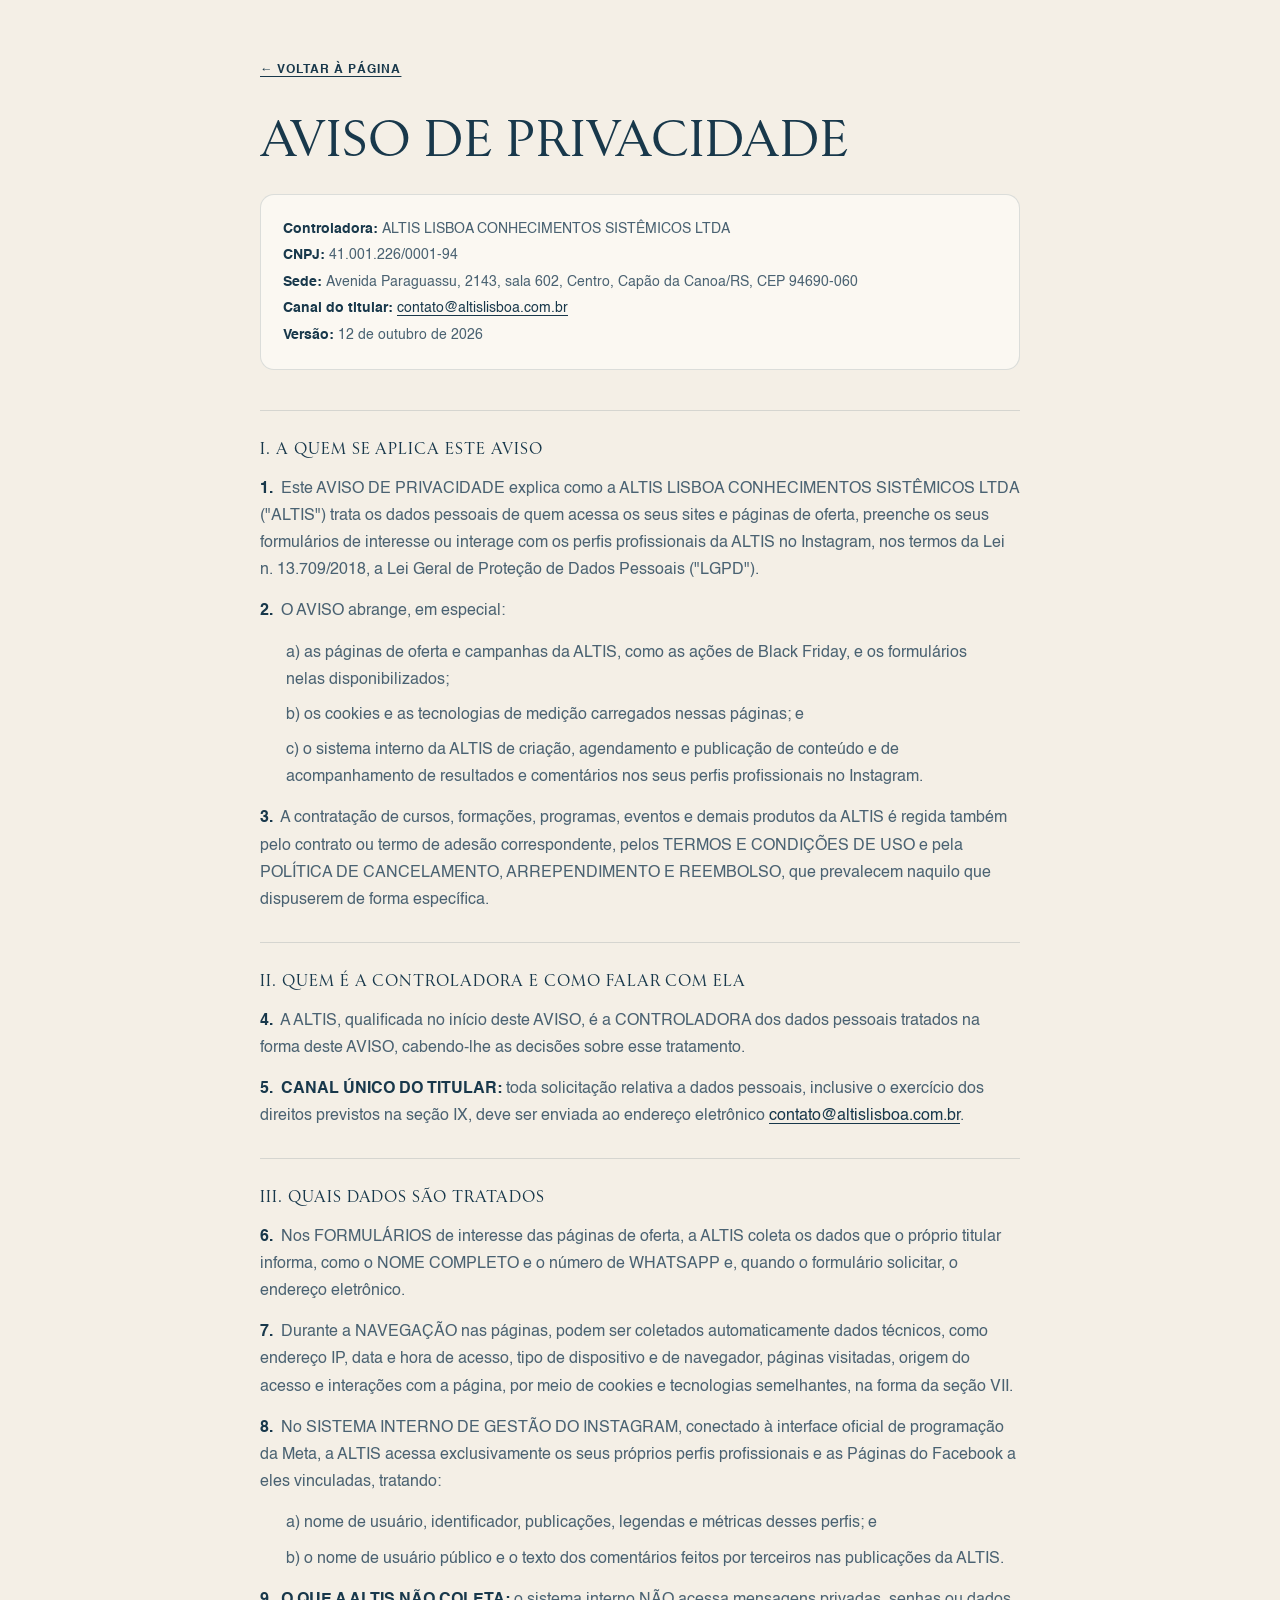
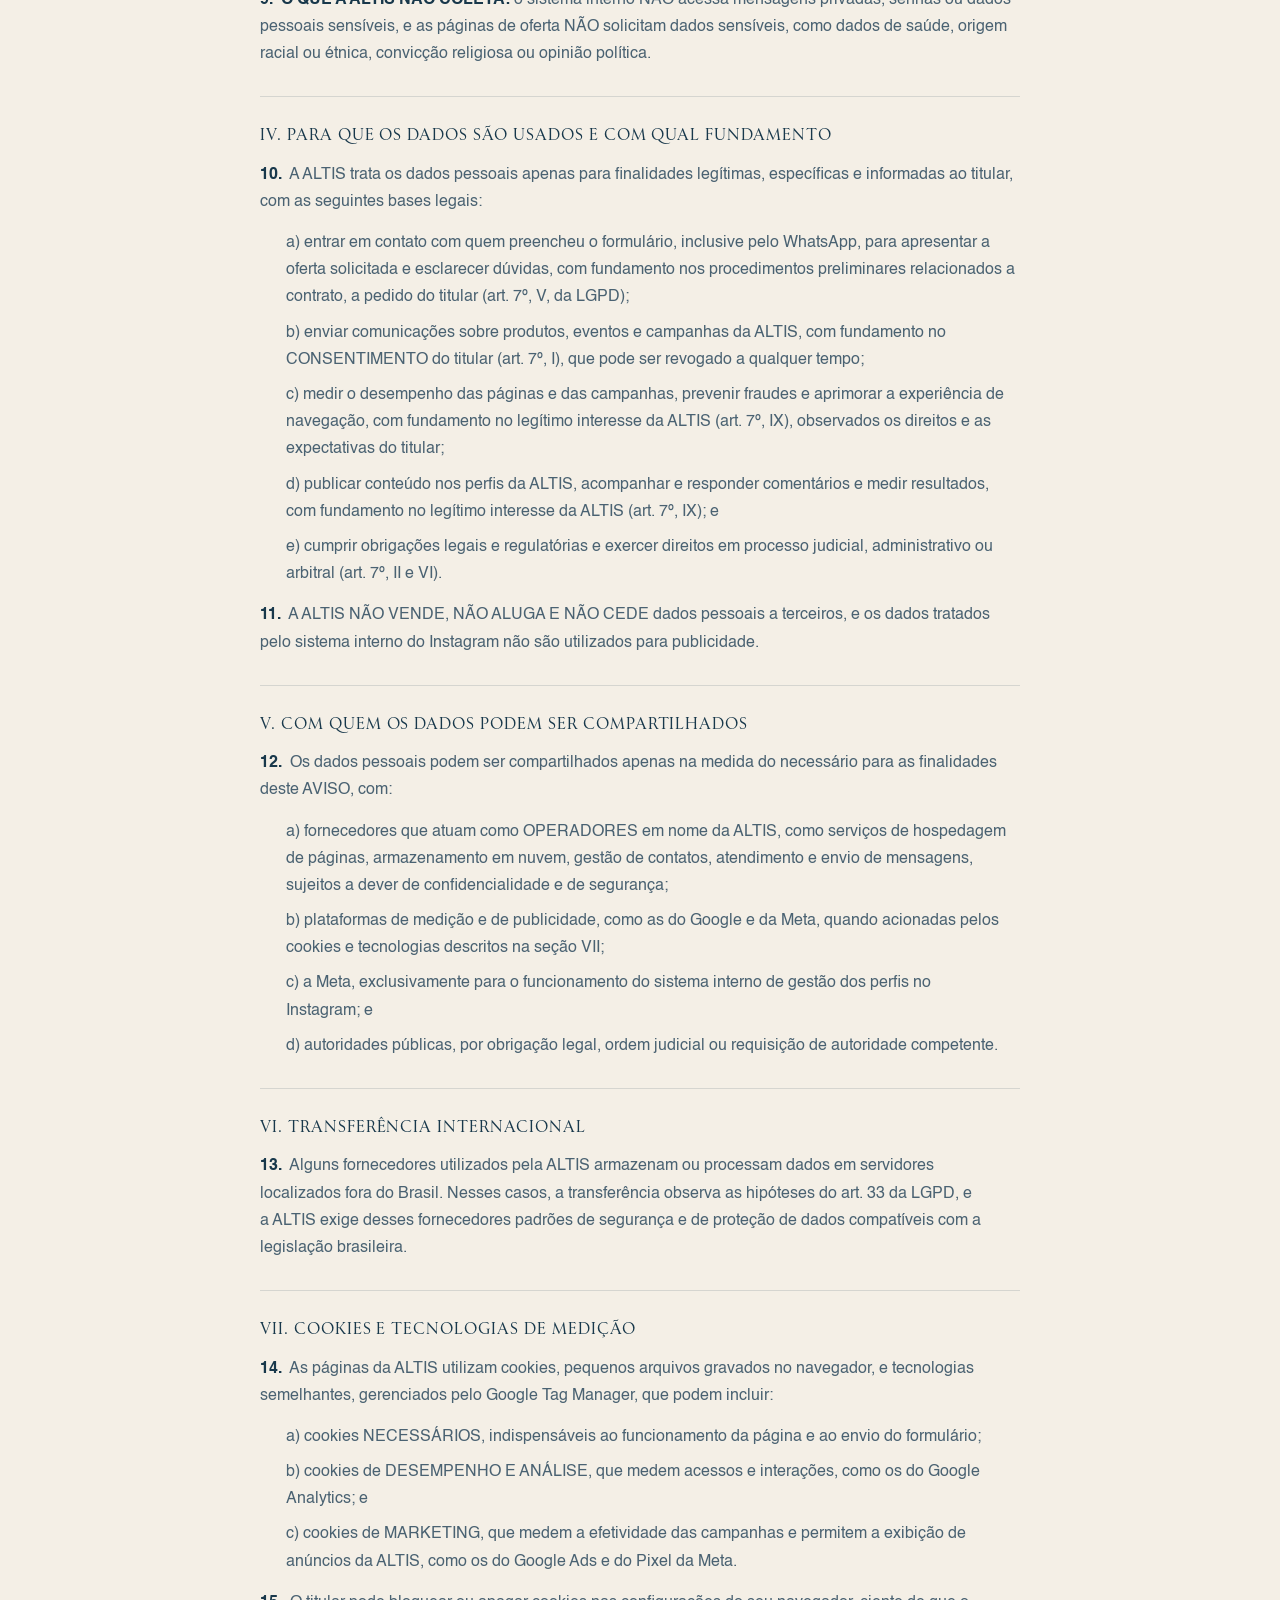
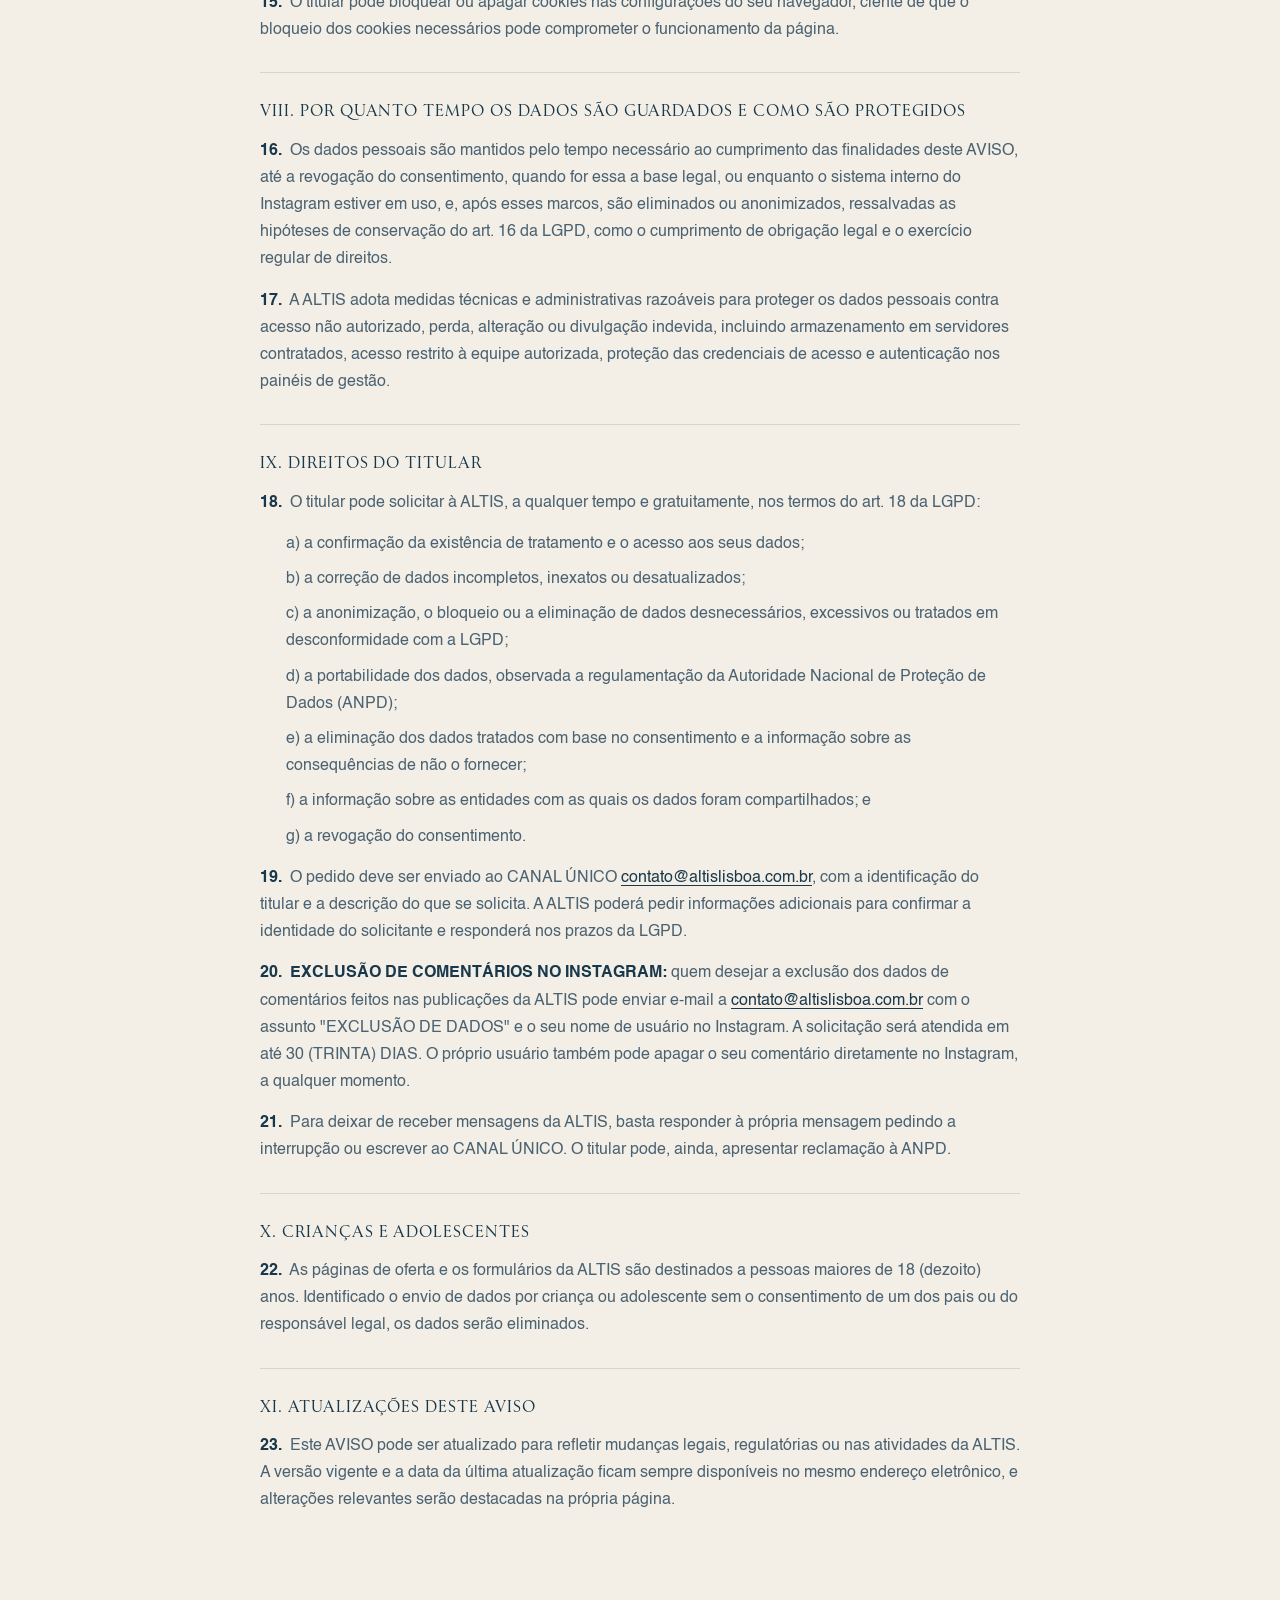
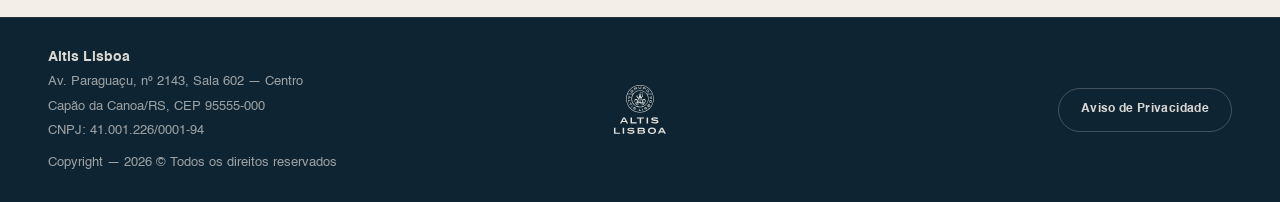
<file: aviso-de-privacidade.html>
<!DOCTYPE html>
<html lang="pt-BR">
<head>
<!-- Google Tag Manager -->
<script>(function(w,d,s,l,i){w[l]=w[l]||[];w[l].push({'gtm.start':
new Date().getTime(),event:'gtm.js'});var f=d.getElementsByTagName(s)[0],
j=d.createElement(s),dl=l!='dataLayer'?'&l='+l:'';j.async=true;j.src=
'https://www.googletagmanager.com/gtm.js?id='+i+dl;f.parentNode.insertBefore(j,f);
})(window,document,'script','dataLayer','GTM-KM5KGJJ');</script>
<!-- End Google Tag Manager -->
<meta charset="UTF-8">
<meta name="viewport" content="width=device-width, initial-scale=1, viewport-fit=cover">
<title>Aviso de Privacidade | Altis Lisboa</title>
<meta name="description" content="Aviso de Privacidade da ALTIS LISBOA CONHECIMENTOS SISTÊMICOS LTDA: como tratamos os dados pessoais de quem acessa as nossas páginas, preenche formulários ou interage com os nossos perfis no Instagram (LGPD).">
<meta name="robots" content="noindex, follow">
<meta name="theme-color" content="#F4EFE6">
<link rel="icon" href="assets/favicon.svg" type="image/svg+xml">
<link rel="icon" href="assets/favicon.ico" sizes="any">
<link rel="apple-touch-icon" href="assets/apple-touch-icon-180.png">
<link rel="preload" href="assets/fonts/RizomaM-Regular.woff2" as="font" type="font/woff2" crossorigin>
<link rel="stylesheet" href="styles.css">
<style>
/* Página legal: reaproveita tokens, fontes e rodapé de styles.css */
.legal-page { padding: 48px var(--gutter) 88px; }
.legal { max-width: 760px; margin: 0 auto; color: var(--ink-2); font-size: 1rem; line-height: 1.7; }
.legal__back { display: inline-flex; align-items: center; min-height: 44px; margin-bottom: 24px; color: var(--navy); font-size: .78rem; font-weight: 700; letter-spacing: .08em; text-transform: uppercase; text-decoration: none; }
.legal__back:hover { text-decoration: underline; }
.legal__title { margin: 0 0 24px; color: var(--navy); font-family: var(--font-title); text-transform: uppercase; letter-spacing: .02em; font-size: clamp(2.2rem, 7vw, 3.2rem); line-height: 1.05; }
.legal__meta { margin: 0 0 40px; padding: 20px 22px; border: 1px solid var(--line); background: var(--paper); border-radius: 14px; font-size: .9rem; }
.legal__meta div { margin: 2px 0; }
.legal__meta dt { display: inline; color: var(--navy); font-weight: 700; }
.legal__meta dd { display: inline; margin: 0; }
.legal section { padding-top: 28px; border-top: 1px solid var(--line); margin-top: 28px; }
.legal h2 { margin: 0 0 14px; color: var(--navy); font-family: var(--font-title); font-size: 1rem; letter-spacing: .06em; text-transform: uppercase; line-height: 1.4; }
.legal p { margin: 0 0 14px; }
.legal ul { list-style: none; margin: 0 0 14px; padding-left: 1.6em; }
.legal li { margin: 0 0 8px; }
.legal strong { color: var(--navy); }
.legal .n { color: var(--navy); font-weight: 700; margin-right: .25em; }
.legal a { color: var(--navy); text-decoration: underline; text-underline-offset: 3px; word-break: break-word; }
</style>
</head>
<body>
<!-- Google Tag Manager (noscript) -->
<noscript><iframe src="https://www.googletagmanager.com/ns.html?id=GTM-KM5KGJJ"
height="0" width="0" style="display:none;visibility:hidden"></iframe></noscript>
<!-- End Google Tag Manager (noscript) -->

<a class="skip-link" href="#conteudo">Pular para o conteúdo</a>

<main class="legal-page" id="conteudo">
<div class="legal"><a class="legal__back" href="./">&larr; Voltar à página</a></div>
<article class="legal" aria-labelledby="legalTitle">
  <header class="legal__head">
    <h1 class="legal__title" id="legalTitle">Aviso de Privacidade</h1>
    <dl class="legal__meta">
      <div><dt>Controladora:</dt> <dd>ALTIS LISBOA CONHECIMENTOS SISTÊMICOS LTDA</dd></div>
      <div><dt>CNPJ:</dt> <dd>41.001.226/0001-94</dd></div>
      <div><dt>Sede:</dt> <dd>Avenida Paraguassu, 2143, sala 602, Centro, Capão da Canoa/RS, CEP 94690-060</dd></div>
      <div><dt>Canal do titular:</dt> <dd><a href="mailto:contato@altislisboa.com.br">contato@altislisboa.com.br</a></dd></div>
      <div><dt>Versão:</dt> <dd>12 de outubro de 2026</dd></div>
    </dl>
  </header>

  <section>
    <h2>I. A quem se aplica este aviso</h2>
    <p><span class="n">1.</span> Este AVISO DE PRIVACIDADE explica como a ALTIS LISBOA CONHECIMENTOS SISTÊMICOS LTDA ("ALTIS") trata os dados pessoais de quem acessa os seus sites e páginas de oferta, preenche os seus formulários de interesse ou interage com os perfis profissionais da ALTIS no Instagram, nos termos da Lei n. 13.709/2018, a Lei Geral de Proteção de Dados Pessoais ("LGPD").</p>
    <p><span class="n">2.</span> O AVISO abrange, em especial:</p>
    <ul>
      <li>a) as páginas de oferta e campanhas da ALTIS, como as ações de Black Friday, e os formulários nelas disponibilizados;</li>
      <li>b) os cookies e as tecnologias de medição carregados nessas páginas; e</li>
      <li>c) o sistema interno da ALTIS de criação, agendamento e publicação de conteúdo e de acompanhamento de resultados e comentários nos seus perfis profissionais no Instagram.</li>
    </ul>
    <p><span class="n">3.</span> A contratação de cursos, formações, programas, eventos e demais produtos da ALTIS é regida também pelo contrato ou termo de adesão correspondente, pelos TERMOS E CONDIÇÕES DE USO e pela POLÍTICA DE CANCELAMENTO, ARREPENDIMENTO E REEMBOLSO, que prevalecem naquilo que dispuserem de forma específica.</p>
  </section>

  <section>
    <h2>II. Quem é a controladora e como falar com ela</h2>
    <p><span class="n">4.</span> A ALTIS, qualificada no início deste AVISO, é a CONTROLADORA dos dados pessoais tratados na forma deste AVISO, cabendo-lhe as decisões sobre esse tratamento.</p>
    <p><span class="n">5.</span> <strong>CANAL ÚNICO DO TITULAR:</strong> toda solicitação relativa a dados pessoais, inclusive o exercício dos direitos previstos na seção IX, deve ser enviada ao endereço eletrônico <a href="mailto:contato@altislisboa.com.br">contato@altislisboa.com.br</a>.</p>
  </section>

  <section>
    <h2>III. Quais dados são tratados</h2>
    <p><span class="n">6.</span> Nos FORMULÁRIOS de interesse das páginas de oferta, a ALTIS coleta os dados que o próprio titular informa, como o NOME COMPLETO e o número de WHATSAPP e, quando o formulário solicitar, o endereço eletrônico.</p>
    <p><span class="n">7.</span> Durante a NAVEGAÇÃO nas páginas, podem ser coletados automaticamente dados técnicos, como endereço IP, data e hora de acesso, tipo de dispositivo e de navegador, páginas visitadas, origem do acesso e interações com a página, por meio de cookies e tecnologias semelhantes, na forma da seção VII.</p>
    <p><span class="n">8.</span> No SISTEMA INTERNO DE GESTÃO DO INSTAGRAM, conectado à interface oficial de programação da Meta, a ALTIS acessa exclusivamente os seus próprios perfis profissionais e as Páginas do Facebook a eles vinculadas, tratando:</p>
    <ul>
      <li>a) nome de usuário, identificador, publicações, legendas e métricas desses perfis; e</li>
      <li>b) o nome de usuário público e o texto dos comentários feitos por terceiros nas publicações da ALTIS.</li>
    </ul>
    <p><span class="n">9.</span> <strong>O QUE A ALTIS NÃO COLETA:</strong> o sistema interno NÃO acessa mensagens privadas, senhas ou dados pessoais sensíveis, e as páginas de oferta NÃO solicitam dados sensíveis, como dados de saúde, origem racial ou étnica, convicção religiosa ou opinião política.</p>
  </section>

  <section>
    <h2>IV. Para que os dados são usados e com qual fundamento</h2>
    <p><span class="n">10.</span> A ALTIS trata os dados pessoais apenas para finalidades legítimas, específicas e informadas ao titular, com as seguintes bases legais:</p>
    <ul>
      <li>a) entrar em contato com quem preencheu o formulário, inclusive pelo WhatsApp, para apresentar a oferta solicitada e esclarecer dúvidas, com fundamento nos procedimentos preliminares relacionados a contrato, a pedido do titular (art. 7º, V, da LGPD);</li>
      <li>b) enviar comunicações sobre produtos, eventos e campanhas da ALTIS, com fundamento no CONSENTIMENTO do titular (art. 7º, I), que pode ser revogado a qualquer tempo;</li>
      <li>c) medir o desempenho das páginas e das campanhas, prevenir fraudes e aprimorar a experiência de navegação, com fundamento no legítimo interesse da ALTIS (art. 7º, IX), observados os direitos e as expectativas do titular;</li>
      <li>d) publicar conteúdo nos perfis da ALTIS, acompanhar e responder comentários e medir resultados, com fundamento no legítimo interesse da ALTIS (art. 7º, IX); e</li>
      <li>e) cumprir obrigações legais e regulatórias e exercer direitos em processo judicial, administrativo ou arbitral (art. 7º, II e VI).</li>
    </ul>
    <p><span class="n">11.</span> A ALTIS NÃO VENDE, NÃO ALUGA E NÃO CEDE dados pessoais a terceiros, e os dados tratados pelo sistema interno do Instagram não são utilizados para publicidade.</p>
  </section>

  <section>
    <h2>V. Com quem os dados podem ser compartilhados</h2>
    <p><span class="n">12.</span> Os dados pessoais podem ser compartilhados apenas na medida do necessário para as finalidades deste AVISO, com:</p>
    <ul>
      <li>a) fornecedores que atuam como OPERADORES em nome da ALTIS, como serviços de hospedagem de páginas, armazenamento em nuvem, gestão de contatos, atendimento e envio de mensagens, sujeitos a dever de confidencialidade e de segurança;</li>
      <li>b) plataformas de medição e de publicidade, como as do Google e da Meta, quando acionadas pelos cookies e tecnologias descritos na seção VII;</li>
      <li>c) a Meta, exclusivamente para o funcionamento do sistema interno de gestão dos perfis no Instagram; e</li>
      <li>d) autoridades públicas, por obrigação legal, ordem judicial ou requisição de autoridade competente.</li>
    </ul>
  </section>

  <section>
    <h2>VI. Transferência internacional</h2>
    <p><span class="n">13.</span> Alguns fornecedores utilizados pela ALTIS armazenam ou processam dados em servidores localizados fora do Brasil. Nesses casos, a transferência observa as hipóteses do art. 33 da LGPD, e a ALTIS exige desses fornecedores padrões de segurança e de proteção de dados compatíveis com a legislação brasileira.</p>
  </section>

  <section>
    <h2>VII. Cookies e tecnologias de medição</h2>
    <p><span class="n">14.</span> As páginas da ALTIS utilizam cookies, pequenos arquivos gravados no navegador, e tecnologias semelhantes, gerenciados pelo Google Tag Manager, que podem incluir:</p>
    <ul>
      <li>a) cookies NECESSÁRIOS, indispensáveis ao funcionamento da página e ao envio do formulário;</li>
      <li>b) cookies de DESEMPENHO E ANÁLISE, que medem acessos e interações, como os do Google Analytics; e</li>
      <li>c) cookies de MARKETING, que medem a efetividade das campanhas e permitem a exibição de anúncios da ALTIS, como os do Google Ads e do Pixel da Meta.</li>
    </ul>
    <p><span class="n">15.</span> O titular pode bloquear ou apagar cookies nas configurações do seu navegador, ciente de que o bloqueio dos cookies necessários pode comprometer o funcionamento da página.</p>
  </section>

  <section>
    <h2>VIII. Por quanto tempo os dados são guardados e como são protegidos</h2>
    <p><span class="n">16.</span> Os dados pessoais são mantidos pelo tempo necessário ao cumprimento das finalidades deste AVISO, até a revogação do consentimento, quando for essa a base legal, ou enquanto o sistema interno do Instagram estiver em uso, e, após esses marcos, são eliminados ou anonimizados, ressalvadas as hipóteses de conservação do art. 16 da LGPD, como o cumprimento de obrigação legal e o exercício regular de direitos.</p>
    <p><span class="n">17.</span> A ALTIS adota medidas técnicas e administrativas razoáveis para proteger os dados pessoais contra acesso não autorizado, perda, alteração ou divulgação indevida, incluindo armazenamento em servidores contratados, acesso restrito à equipe autorizada, proteção das credenciais de acesso e autenticação nos painéis de gestão.</p>
  </section>

  <section>
    <h2>IX. Direitos do titular</h2>
    <p><span class="n">18.</span> O titular pode solicitar à ALTIS, a qualquer tempo e gratuitamente, nos termos do art. 18 da LGPD:</p>
    <ul>
      <li>a) a confirmação da existência de tratamento e o acesso aos seus dados;</li>
      <li>b) a correção de dados incompletos, inexatos ou desatualizados;</li>
      <li>c) a anonimização, o bloqueio ou a eliminação de dados desnecessários, excessivos ou tratados em desconformidade com a LGPD;</li>
      <li>d) a portabilidade dos dados, observada a regulamentação da Autoridade Nacional de Proteção de Dados (ANPD);</li>
      <li>e) a eliminação dos dados tratados com base no consentimento e a informação sobre as consequências de não o fornecer;</li>
      <li>f) a informação sobre as entidades com as quais os dados foram compartilhados; e</li>
      <li>g) a revogação do consentimento.</li>
    </ul>
    <p><span class="n">19.</span> O pedido deve ser enviado ao CANAL ÚNICO <a href="mailto:contato@altislisboa.com.br">contato@altislisboa.com.br</a>, com a identificação do titular e a descrição do que se solicita. A ALTIS poderá pedir informações adicionais para confirmar a identidade do solicitante e responderá nos prazos da LGPD.</p>
    <p><span class="n">20.</span> <strong>EXCLUSÃO DE COMENTÁRIOS NO INSTAGRAM:</strong> quem desejar a exclusão dos dados de comentários feitos nas publicações da ALTIS pode enviar e-mail a <a href="mailto:contato@altislisboa.com.br?subject=EXCLUS%C3%83O%20DE%20DADOS">contato@altislisboa.com.br</a> com o assunto "EXCLUSÃO DE DADOS" e o seu nome de usuário no Instagram. A solicitação será atendida em até 30 (TRINTA) DIAS. O próprio usuário também pode apagar o seu comentário diretamente no Instagram, a qualquer momento.</p>
    <p><span class="n">21.</span> Para deixar de receber mensagens da ALTIS, basta responder à própria mensagem pedindo a interrupção ou escrever ao CANAL ÚNICO. O titular pode, ainda, apresentar reclamação à ANPD.</p>
  </section>

  <section>
    <h2>X. Crianças e adolescentes</h2>
    <p><span class="n">22.</span> As páginas de oferta e os formulários da ALTIS são destinados a pessoas maiores de 18 (dezoito) anos. Identificado o envio de dados por criança ou adolescente sem o consentimento de um dos pais ou do responsável legal, os dados serão eliminados.</p>
  </section>

  <section>
    <h2>XI. Atualizações deste aviso</h2>
    <p><span class="n">23.</span> Este AVISO pode ser atualizado para refletir mudanças legais, regulatórias ou nas atividades da ALTIS. A versão vigente e a data da última atualização ficam sempre disponíveis no mesmo endereço eletrônico, e alterações relevantes serão destacadas na própria página.</p>
  </section>
</article>
</main>

<footer class="site-footer">
  <div class="footer-company">
    <strong>Altis Lisboa</strong>
    <span>Av. Paraguaçu, nº 2143, Sala 602 — Centro</span>
    <span>Capão da Canoa/RS, CEP 95555-000</span>
    <span>CNPJ: 41.001.226/0001-94</span>
    <span class="footer-copyright">Copyright — <span id="footerYear">2026</span> © Todos os direitos reservados</span>
  </div>
  <div class="footer-logo">
    <img src="assets/img/logo-altis-vertical.svg" alt="Altis Lisboa" width="888" height="840" loading="lazy">
  </div>
  <a href="aviso-de-privacidade.html" class="footer-link" target="_blank" rel="noopener">Aviso de Privacidade</a>
</footer>
<script>document.getElementById('footerYear').textContent=String(new Date().getFullYear());</script>
</body>
</html>
</file>
<file: styles.css>
/* ==========================================================
   QuartaClass · Dr. Felipe Belanda · LP de inscrição (25/11/2026)
   Herda o sistema da LP "Neurodesenvolvimento Materno e Infantil"
   (lp-neurodesenvolvimento-infantil, somente leitura). Ver DESIGN.md.
   ========================================================== */

@font-face { font-family: "Rizoma"; src: url("assets/fonts/RizomaM-Regular.woff2") format("woff2"); font-weight: 400; font-style: normal; font-display: swap; }
@font-face { font-family: "Rizoma"; src: url("assets/fonts/RizomaM-Italic.woff2") format("woff2"); font-weight: 400; font-style: italic; font-display: swap; }
@font-face { font-family: "Helvetica ALTIS"; src: url("assets/fonts/Helvetica.woff2") format("woff2"); font-weight: 400; font-style: normal; font-display: swap; }
@font-face { font-family: "Helvetica ALTIS"; src: url("assets/fonts/Helvetica-Bold.woff2") format("woff2"); font-weight: 700; font-style: normal; font-display: swap; }

:root {
  --cream: #F4EFE6;
  --paper: #FBF8F2;
  --sand: #EAE3D6;
  --blue: #708C9B;
  --blue-ink: #546F7E;
  --blue-soft: #9FB4BF;
  --navy: #18384B;
  --navy-deep: #0F2433;
  --gold: #B99A60;
  --ink: #18384B;
  --ink-2: #4A6272;
  --line: rgba(24, 56, 75, .14);

  --font-title: "Rizoma", "Helvetica ALTIS", Georgia, serif;
  --font-body: "Helvetica ALTIS", "Helvetica Neue", Helvetica, Arial, sans-serif;

  --gutter: clamp(16px, 4vw, 48px);
  --maxw: 1240px;
  --radius: 22px;
  --radius-sm: 14px;
  --shadow: 0 24px 60px -28px rgba(24, 56, 75, .35);
  --header-h: 64px;

  --error: #A3271F;
  --error-on-dark: #F2B8B0;
  --field-h: 56px;
  --field-gap: 8px;
}
@media (max-width: 420px) { :root { --header-h: 56px; } }
@media (min-width: 860px) { :root { --header-h: 72px; --field-gap: 10px; } }

*, *::before, *::after { box-sizing: border-box; }
html { -webkit-text-size-adjust: 100%; scroll-behavior: smooth; }
body {
  margin: 0; background: var(--cream); color: var(--ink);
  font-family: var(--font-body); font-size: 1rem; line-height: 1.6;
  -webkit-font-smoothing: antialiased; overflow-x: clip;
}
img { display: block; max-width: 100%; height: auto; }
picture { display: contents; }
source { display: none; }
[hidden] { display: none !important; }
a { color: inherit; }
p { margin: 0 0 1em; }
h1, h2, h3 { margin: 0; font-weight: 400; }
em { font-style: italic; }

.container { width: 100%; max-width: calc(var(--maxw) + 2 * var(--gutter)); margin: 0 auto; padding-inline: var(--gutter); }

.skip-link { position: absolute; left: 12px; top: -60px; z-index: 100; padding: 12px 18px; background: var(--navy); color: var(--cream); border-radius: 999px; text-decoration: none; font-weight: 700; }
.skip-link:focus { top: 12px; }
:focus-visible { outline: 2px solid var(--navy); outline-offset: 3px; border-radius: 4px; }
.final :focus-visible, .site-footer :focus-visible, .form-card :focus-visible { outline-color: var(--cream); }

/* ---------- tipografia ---------- */
.eyebrow { margin: 0 0 18px; font-size: .74rem; font-weight: 700; letter-spacing: .14em; text-transform: uppercase; color: var(--ink-2); display: inline-flex; align-items: center; gap: 10px; }
.eyebrow::before { content: ""; width: 22px; height: 1px; background: var(--gold); flex-shrink: 0; }
.eyebrow--light { color: var(--blue-soft); }

.h2, .hero__title { font-family: var(--font-title); text-transform: uppercase; letter-spacing: .02em; line-height: 1.02; text-wrap: balance; }
.h2 { font-size: clamp(2rem, 4.2vw, 3.5rem); }
.h2 em, .hero__title em { font-family: var(--font-title); font-style: italic; text-transform: none; letter-spacing: 0; color: var(--blue-ink); }
.h2 em { display: inline-block; }
.h2--light { color: var(--cream); }
.h2--light em { color: var(--cream); }
.ln { display: block; overflow: hidden; padding: .2em 0 .08em; margin: -.2em 0 -.08em; }
.ln > * { display: inline-block; }
p, li { text-wrap: pretty; }

/* ---------- botões ---------- */
.btn {
  position: relative; display: inline-flex; align-items: center; justify-content: center; gap: 10px;
  min-height: 52px; padding: 14px 28px; border-radius: 999px;
  font-family: var(--font-body); font-weight: 700; font-size: .95rem; letter-spacing: .01em; line-height: 1.2; text-align: center;
  text-decoration: none; border: 1px solid transparent; cursor: pointer;
  transition: background-color .25s ease, color .25s ease, border-color .25s ease, transform .25s ease, box-shadow .25s ease;
}
.btn--solid { background: var(--navy); color: var(--cream); box-shadow: 0 14px 30px -16px rgba(24, 56, 75, .7); }
.btn--solid:hover { background: var(--navy-deep); transform: translateY(-2px); }
.btn--light { background: var(--cream); color: var(--navy); }
.btn--light:hover { background: #fff; transform: translateY(-2px); }
.btn--sm { min-height: 44px; padding: 10px 18px; font-size: .85rem; }
.btn--block { width: 100%; }
.btn[disabled] { cursor: progress; transform: none; }
.btn__spinner { display: none; width: 18px; height: 18px; border-radius: 50%; border: 2px solid currentColor; border-right-color: transparent; flex-shrink: 0; }
.btn.is-loading .btn__spinner { display: inline-block; }
@media (prefers-reduced-motion: no-preference) { .btn.is-loading .btn__spinner { animation: spin .8s linear infinite; } }
@keyframes spin { to { transform: rotate(360deg); } }

/* ---------- header (estático, só o logo) ---------- */
.site-header__inner { display: flex; align-items: center; height: var(--header-h); }
.brand { display: inline-flex; min-height: 44px; align-items: center; }
.brand img { height: clamp(26px, 7.4vw, 34px); width: auto; }
@media (min-width: 860px) { .brand img { height: 40px; } }

/* ==========================================================
   HERO
   ========================================================== */
.hero { position: relative; overflow: hidden; border-bottom: 1px solid var(--line); isolation: isolate; }
.hero__rings { position: absolute; z-index: -1; width: min(900px, 125vw); max-width: none; right: -24%; bottom: 0; opacity: .5; pointer-events: none; }
.hero__grid { position: relative; display: grid; grid-template-columns: minmax(0, 1fr); padding-top: 14px; padding-bottom: 0; }
.hero__copy { position: relative; z-index: 2; min-width: 0; }
.hero__eyebrow { margin-bottom: 10px; }
.hero__title { font-size: clamp(1.75rem, 8.2vw, 2.4rem); color: var(--navy); margin: 0 0 12px; }
.hero__title em { display: inline; }
.hero__sub { color: var(--ink-2); font-size: 1rem; line-height: 1.55; max-width: 52ch; margin: 0; }
.nowrap { white-space: nowrap; }

/* linha de data */
/* Ajuste v4 (20/11): moldura discreta (dourado sutil + papel), abraçando o conteúdo */
.when {
  list-style: none; margin: 0; display: flex; flex-direction: column; gap: 3px;
  width: fit-content; max-width: 100%; padding: 8px 16px 8px 14px;
  border: 1px solid rgba(185, 154, 96, .55); border-radius: var(--radius-sm);
  background: rgba(251, 248, 242, .72);
  box-shadow: 0 14px 30px -26px rgba(24, 56, 75, .45);
}
.when__item { position: relative; display: flex; align-items: center; gap: 9px; font-size: .875rem; font-weight: 700; line-height: 1.35; color: var(--navy); }
.when__icon { width: 18px; height: 18px; flex-shrink: 0; fill: none; stroke: var(--blue-ink); stroke-width: 1.5; stroke-linecap: round; stroke-linejoin: round; }
.when__dot { position: absolute; left: 13px; top: 50%; width: 7px; height: 7px; margin-top: -9px; border-radius: 50%; background: var(--gold); box-shadow: 0 0 0 2px var(--paper); }
@media (prefers-reduced-motion: no-preference) {
  .motion-ready .when__dot::after, .motion-ready .float-card__dot::after {
    content: ""; position: absolute; inset: 0; border-radius: 50%;
    border: 1px solid var(--gold); animation: dot-pulse 2.4s cubic-bezier(.2, .6, .3, 1) infinite;
  }
}
@keyframes dot-pulse { 0% { transform: scale(1); opacity: .9; } 70%, 100% { transform: scale(2.8); opacity: 0; } }

/* selo com avatar (só 860–1199) */
.hero__seal { display: none; align-items: center; gap: 14px; margin-top: 26px; }
.hero__seal img { width: 48px; height: 48px; border-radius: 50%; border: 2px solid var(--cream); background: var(--blue); box-shadow: 0 10px 24px -12px rgba(24, 56, 75, .6); }
.hero__seal p { margin: 0; display: grid; gap: 2px; }
.hero__seal strong { font-family: var(--font-title); font-weight: 400; font-size: 1.15rem; letter-spacing: .02em; color: var(--navy); line-height: 1.1; }
.hero__seal span { font-size: .75rem; font-weight: 700; letter-spacing: .12em; text-transform: uppercase; color: var(--ink-2); }

/* retrato recortado: arco azul sereno atrás (a camisa branca não some no creme) */
.hero__media { position: relative; z-index: 1; display: flex; justify-content: center; }
.hero__portrait { position: relative; width: min(88%, 440px); aspect-ratio: 752 / 940; }
.hero__arch {
  position: absolute; left: 7%; right: 7%; top: 17%; bottom: 0; border-radius: 999px 999px 0 0; overflow: hidden;
  background:
    radial-gradient(80% 55% at 50% 30%, rgba(159, 180, 191, .55), transparent 70%),
    linear-gradient(180deg, #7F99A7 0%, var(--blue) 45%, #58717F 100%);
  box-shadow: inset 0 0 0 1px rgba(255, 255, 255, .18);
}
.hero__arch::after { /* anéis dentro do arco */
  content: ""; position: absolute; inset: -30% -40%; background: url("assets/img/textura-aneis-crescimento.svg") center / contain no-repeat; opacity: .35; mix-blend-mode: soft-light;
}
.hero__img { position: relative; width: 100%; height: 100%; object-fit: contain; object-position: 50% 100%; filter: drop-shadow(0 18px 26px rgba(15, 36, 51, .28)); }

.float-card {
  position: absolute; left: 0; bottom: 20px; z-index: 3;
  display: grid; gap: 4px; padding: 14px 18px; border-radius: var(--radius-sm);
  background: var(--paper); box-shadow: var(--shadow); border: 1px solid rgba(24, 56, 75, .08);
}
.float-card__big { position: relative; padding-top: 10px; font-family: var(--font-title); font-weight: 400; font-size: 1.15rem; letter-spacing: .02em; color: var(--navy); line-height: 1.15; }
.float-card__big::before { content: ""; position: absolute; top: 0; left: 0; width: 28px; height: 2px; background: var(--gold); }
.float-card__label { font-size: .75rem; font-weight: 700; letter-spacing: .12em; text-transform: uppercase; color: var(--ink-2); }

/* ---------- form-card ---------- */
.form-card {
  position: relative; z-index: 3; overflow: hidden; isolation: isolate;
  padding: 16px; border-radius: 22px;
  background: var(--navy); color: var(--cream);
  box-shadow: 0 40px 80px -40px rgba(15, 36, 51, .7);
  scroll-margin-top: 16px;
}
.form-card__rings { position: absolute; z-index: -1; width: 120%; max-width: none; right: -55%; top: -45%; opacity: .35; pointer-events: none; }
.form-card__head { display: flex; flex-wrap: wrap; align-items: baseline; justify-content: space-between; gap: 2px 12px; margin-bottom: 12px; }
.form-card__title { font-family: var(--font-title); text-transform: uppercase; letter-spacing: .03em; font-size: 1.2rem; line-height: 1.15; margin: 0; }
.form-card__free { font-size: .75rem; font-weight: 700; letter-spacing: .12em; text-transform: uppercase; color: var(--blue-soft); }
.form-card__note { margin: 10px 0 0; font-size: .8125rem; line-height: 1.45; color: var(--blue-soft); }
.form-card__note + .form-card__note { margin-top: 6px; }
.form-card__note a { color: var(--cream); text-underline-offset: 2px; }

.form__fields { display: grid; gap: var(--field-gap); margin-bottom: 12px; }
.field { position: relative; }
.field__label {
  position: absolute; left: 16px; top: 8px; z-index: 2; pointer-events: none;
  font-size: .75rem; font-weight: 700; letter-spacing: .08em; text-transform: uppercase; line-height: 1.2; color: var(--ink-2);
}
.field--phone .field__label { left: 16px !important; }
.field__input {
  display: block; width: 100%; height: var(--field-h); padding: 22px 16px 6px;
  border: 1.5px solid transparent; border-radius: 12px; background: var(--paper); color: var(--navy);
  font: 400 1rem/1.2 var(--font-body); -webkit-appearance: none; appearance: none;
  transition: border-color .2s ease;
}
.field__input::placeholder { color: #7A8C97; opacity: 1; }
.field__input:focus-visible { outline: 2px solid var(--gold); outline-offset: 2px; border-color: var(--gold); }
.field__input[aria-invalid="true"] { border-color: var(--error-on-dark); box-shadow: 0 0 0 1px var(--error-on-dark); }
.field__error { margin: 6px 2px 0; font-size: .8125rem; line-height: 1.35; color: var(--error-on-dark); }
.field__error:empty { display: none; }
.form-error { margin: 10px 0 0; font-size: .875rem; line-height: 1.4; color: var(--error-on-dark); }
.form-error:empty { display: none; }

/* intl-tel-input retematizado (base: lp-captura-black-rainnhas) */
.iti {
  display: block; width: 100%;
  --iti-border-color: rgba(24, 56, 75, .14);
  --iti-dropdown-bg: var(--paper);
  --iti-hover-color: rgba(24, 56, 75, .06);
  --iti-icon-color: var(--navy);
  --iti-arrow-color: var(--navy);
  --iti-spacer-horizontal: 14px;
}
.iti__selected-country { border-radius: 12px 0 0 12px; }
.iti__selected-country-primary { padding-left: 14px; padding-top: 16px; }
.iti__selected-dial-code { color: var(--navy); font-family: var(--font-body); font-size: 1rem; padding-top: 16px; }
.iti__dropdown-content { border: 1px solid rgba(24, 56, 75, .14); border-radius: 12px; box-shadow: 0 24px 56px -12px rgba(15, 36, 51, .55); overflow: hidden; color: var(--navy); font-family: var(--font-body); }
.iti__search-input { font-size: 1rem; color: var(--navy); background: transparent; min-height: 44px; }
.iti__country { min-height: 44px; }
.iti__country-name { color: var(--navy); }
.iti__dial-code { color: var(--ink-2); }
.iti__country-check { color: var(--navy); }
.iti--fullscreen-popup.iti--container { background-color: rgba(15, 36, 51, .7); }
.iti--container { z-index: 1200; }

/* sucesso */
.success { display: flex; flex-direction: column; align-items: center; justify-content: center; gap: 16px; text-align: center; padding: 8px 4px; }
.success:focus { outline: none; }
.success__icon { width: 52px; height: 52px; fill: none; stroke: var(--gold); stroke-width: 1.6; stroke-linecap: round; stroke-linejoin: round; }
.success__text { margin: 0; font-family: var(--font-title); font-style: italic; font-size: 1.2rem; line-height: 1.35; color: var(--cream); text-wrap: balance; max-width: 28ch; }

/* ---------- hero: ordem no mobile (≤859) ---------- */
@media (max-width: 859px) {
  .hero__copy { display: contents; }
  .hero__eyebrow { order: 1; justify-self: start; }
  .hero__title { order: 2; }
  .when { order: 3; margin-bottom: 14px; }
  .form-card { order: 4; width: 100%; max-width: 520px; }
  .hero__sub { order: 5; margin-top: 26px; }
  .hero__media { order: 6; margin-top: 18px; }
  .hero__seal { display: none; }
}
@media (max-width: 599px) {
  .hero .eyebrow { white-space: nowrap; font-size: min(.75rem, 3.3vw); letter-spacing: .1em; }
  .hero .eyebrow::before { display: none; }
  .hero__media { justify-content: flex-end; }
}
@media (min-width: 600px) and (max-width: 859px) {
  .hero__grid { padding-top: 28px; }
  .hero__title { font-size: clamp(2.4rem, 6.6vw, 3.2rem); margin-bottom: 16px; }
  .when { display: grid; grid-template-columns: auto auto; gap: 6px 22px; margin-bottom: 22px; padding: 10px 20px 10px 16px; }
  .form-card { padding: 22px; }
  .float-card { left: max(0px, calc(50% - 300px)); bottom: 48px; }
}

/* ---------- hero: desktop ---------- */
@media (min-width: 860px) {
  .hero__grid {
    grid-template-columns: minmax(0, 1fr) minmax(320px, 360px); gap: 40px; align-items: center;
    min-height: clamp(520px, calc(100svh - var(--header-h)), 860px); padding-block: 24px 32px;
  }
  .hero__title { font-size: min(5.2vw, 9vh, 4.2rem); margin-bottom: clamp(14px, 2.4vh, 24px); }
  .hero__eyebrow { margin-bottom: clamp(12px, 2vh, 18px); }
  .hero__sub { font-size: clamp(1rem, 1.3vw, 1.125rem); margin-bottom: clamp(16px, 2.8vh, 26px); max-width: 46ch; }
  .when { gap: 6px; padding: 12px 22px 12px 18px; }
  .when__item { font-size: .9375rem; }
  .hero__seal { display: flex; }
  .hero__media { display: none; }
  .form-card { padding: clamp(20px, 2.2vw, 26px); }
  .form-card__title { font-size: clamp(1.2rem, 1.6vw, 1.35rem); }
  .form-card__head { margin-bottom: 14px; }
}
@media (min-width: 860px) and (max-height: 700px) {
  .hero__sub { font-size: .95rem; line-height: 1.5; }
  .hero__grid { padding-block: 16px 20px; }
}

/* ≥1200: retrato entre o texto e o formulário; o cartão passa por cima do ombro direito.
   Ajuste v2 (20/11): hero mais baixo (sem vazio no terço superior).
   Ajuste v3 (20/11): Felipe "mais inteiro, como no mobile". Recorte amplo (hero-felipe-cor-amplo-920,
   920x1040, ombros e braços inteiros, sem laterais retas nem máscara). A cabeça começa logo abaixo
   do header e o tronco desce até a base do hero (o excesso abaixo é cortado pelo overflow do hero).
   --pw = largura CSS do retrato: acompanha a altura do hero, teto 760px (abaixo dos 920px nativos).
   --face = distância do rosto (x≈44% do recorte) até a borda esquerda do formulário: centro do vão
   entre o texto (500px) e o cartão (380px). */
@media (min-width: 1200px) {
  .hero {
    --hero-h: min(calc(100svh - var(--header-h)), calc(40svh + 262px), 740px);
    --hh: max(520px, var(--hero-h));
    --pw: min(760px, calc(var(--hh) * 1.14));
    --cw: min(var(--maxw), calc(100vw - 2 * var(--gutter)));
    --face: calc((var(--cw) - 880px) / 2);
  }
  .hero__grid {
    grid-template-columns: minmax(0, 1fr) 380px; gap: 32px;
    min-height: var(--hh); padding-block: 20px; padding-bottom: 20px;
  }
  .hero__copy { align-self: center; padding-block: 0; max-width: 500px; }
  .hero__title { font-size: min(3.3vw, 7.4vh, 3.2rem); }
  .hero__sub { max-width: 42ch; }
  .hero__seal { display: none; }
  .hero__media {
    display: block; position: absolute; z-index: 1; bottom: 0;
    top: calc(14px - var(--pw) * .07); /* o cabelo começa em ~7% da largura do recorte */
    right: calc(var(--gutter) + 380px + var(--face) - var(--pw) * .558);
    width: var(--pw);
  }
  .hero__portrait { width: 100%; height: auto; aspect-ratio: 920 / 1040; }
  .hero__arch { left: 15%; right: 15%; top: 15.4%; bottom: 0; }
  .float-card { left: -9%; bottom: 6%; }
  .form-card { align-self: center; margin-block: 0; }
  .hero__rings { right: -8%; top: -10%; bottom: auto; width: min(900px, 62vw); }
}

/* ==========================================================
   SEÇÕES
   ========================================================== */
.section { padding-block: clamp(72px, 10vw, 128px); }
.section-head { margin-bottom: clamp(32px, 5vw, 56px); }

/* ---------- Na aula ---------- */
.curriculum { overflow: hidden; }
.curriculum__grid { display: grid; gap: 28px; }
.curriculum__left { position: relative; isolation: isolate; }
.concept__symbol-wrap { position: absolute; right: -6px; top: -10px; width: 120px; z-index: -1; }
.concept__symbol { width: 100%; opacity: .2; transform-origin: 50% 55%; }
@supports ((mask-image: url("x.svg")) or (-webkit-mask-image: url("x.svg"))) {
  .concept__symbol {
    object-position: -99999px 0; background: var(--blue);
    -webkit-mask: url("assets/img/logo-simbolo-navy.svg") center / contain no-repeat;
    mask: url("assets/img/logo-simbolo-navy.svg") center / contain no-repeat;
  }
}
.phases { list-style: none; margin: 0; padding: 0; border-top: 1px solid var(--line); }
.phase { position: relative; padding: 22px 0 24px; }
.phase__row { display: flex; align-items: baseline; gap: 18px; }
.phase__num { font-family: var(--font-title); font-size: 1.05rem; color: var(--blue-ink); min-width: 2ch; flex-shrink: 0; }
.phase__title { margin: 0; font-size: 1.0625rem; line-height: 1.5; color: var(--navy); max-width: 48ch; }
.phase__bar { position: absolute; left: 0; right: 0; bottom: 0; height: 2px; background: var(--line); overflow: hidden; }
.phase__bar span { position: absolute; inset: 0; background: var(--navy); transform-origin: left center; transform: scaleX(0); }
.js-motion .phase .phase__title { color: var(--ink-2); transition: color .4s ease; }
.js-motion .phase.is-active .phase__title, .js-motion .phase.is-active .phase__num { color: var(--navy); }
@media (min-width: 900px) {
  .curriculum__grid { grid-template-columns: 5fr 7fr; gap: 72px; align-items: start; }
  .curriculum__left { display: flex; flex-direction: column; min-height: 100%; }
  .concept__symbol-wrap { position: static; width: clamp(180px, 18vw, 250px); margin-top: auto; padding-top: 40px; z-index: auto; }
  .concept__symbol { opacity: .45; }
  .phase { padding: 28px 0 30px; }
  .phase__title { font-size: 1.1875rem; }
}

/* ---------- Para quem é ---------- */
.audience { border-top: 1px solid var(--line); }
.cards-4 { display: grid; gap: 16px; }
@media (min-width: 600px) { .cards-4 { grid-template-columns: repeat(2, minmax(0, 1fr)); gap: 18px; } }
@media (min-width: 1100px) { .cards-4 { grid-template-columns: repeat(4, minmax(0, 1fr)); gap: 24px; } }
.card { position: relative; padding: 26px 22px; border-radius: var(--radius); background: var(--paper); border: 1px solid rgba(24, 56, 75, .07); box-shadow: 0 18px 40px -32px rgba(24, 56, 75, .5); transition: transform .35s ease, box-shadow .35s ease; }
.card:hover { transform: translateY(-4px); box-shadow: var(--shadow); }
.card p { margin: 0; color: var(--ink-2); font-size: 1rem; line-height: 1.5; }
.card__head { display: flex; align-items: flex-start; justify-content: space-between; gap: 16px; margin-bottom: 22px; }
.card__num { font-family: var(--font-title); font-size: .9rem; letter-spacing: .1em; color: var(--blue-ink); padding-top: 4px; }
.card__title { font-family: var(--font-title); text-transform: uppercase; letter-spacing: .03em; font-size: 1.2rem; line-height: 1.2; margin-bottom: 10px; text-wrap: balance; }
.card__icon { width: 52px; height: 52px; flex-shrink: 0; color: var(--blue-ink); overflow: visible; }
.card__icon .ic-line { fill: none; stroke: currentColor; stroke-width: 1.5; stroke-linecap: round; stroke-linejoin: round; vector-effect: non-scaling-stroke; }
.card__icon .ic-accent { fill: none; stroke: var(--gold); stroke-width: 1.5; stroke-linecap: round; stroke-linejoin: round; vector-effect: non-scaling-stroke; }
@media (max-width: 599px) { .card__icon { width: 46px; height: 46px; } .card__head { margin-bottom: 16px; } }

/* ---------- Quem dá a aula ---------- */
.teachers { background: linear-gradient(to bottom, var(--cream), #EEE7DB); border-top: 1px solid var(--line); }
.teacher { display: grid; max-width: 1040px; margin-inline: auto; padding: 12px; border-radius: var(--radius); background: var(--paper); border: 1px solid rgba(24, 56, 75, .07); box-shadow: 0 22px 50px -38px rgba(24, 56, 75, .55); overflow: hidden; }
.teacher__photo { position: relative; aspect-ratio: 1 / 1; overflow: hidden; border-radius: calc(var(--radius) - 8px); background: var(--navy-deep); }
.teacher__photo picture { position: absolute; inset: 0; display: block; }
.teacher__photo img { position: absolute; inset: 0; width: 100%; height: 100%; object-fit: cover; object-position: 50% 20%; transition: transform 1.1s cubic-bezier(.2, .7, .2, 1); }
.teacher:hover .teacher__photo img { transform: scale(1.03); }
.teacher__body { padding: 24px 12px 14px; }
.teacher__name { position: relative; padding-top: 18px; font-family: var(--font-title); text-transform: uppercase; letter-spacing: .03em; font-size: clamp(1.4rem, 2.4vw, 2rem); line-height: 1.1; color: var(--navy); margin-bottom: 10px; }
.teacher__name::before { content: ""; position: absolute; top: 0; left: 0; width: 36px; height: 2px; background: var(--gold); }
.teacher__cred { margin: 0 0 18px; font-size: .75rem; font-weight: 700; letter-spacing: .12em; text-transform: uppercase; color: var(--ink-2); }
.teacher__bio { margin: 0; font-size: 1.0625rem; line-height: 1.6; color: var(--ink-2); max-width: 44ch; }
/* v2: foto de perfil (#18, espelhada para olhar para o texto). Com a foto acima do texto (<1024),
   o recorte quadrado desce para manter rosto e microfone no quadro. */
@media (max-width: 1023px) { .teacher__photo img { object-position: 50% 45%; } }
@media (min-width: 600px) and (max-width: 1023px) { .teacher { max-width: 640px; } .teacher__photo { aspect-ratio: 1 / 1; } }
@media (min-width: 1024px) {
  .teacher { grid-template-columns: minmax(0, 5fr) minmax(0, 6fr); align-items: stretch; max-width: 980px; }
  .teacher__photo { aspect-ratio: 4 / 5; }
  .teacher__photo img { object-position: 50% 50%; }
  .teacher__body { align-self: center; padding: 32px 40px 32px 48px; }
}

/* ---------- Ao vivo (faixa azul) ---------- */
.band { position: relative; overflow: hidden; background: var(--blue); color: var(--cream); padding-block: clamp(72px, 10vw, 120px); text-align: center; isolation: isolate; }
.band__block { position: absolute; z-index: -1; background: rgba(244, 239, 230, .1); }
.band__block--a { left: 0; top: 0; width: 18%; height: 42%; }
.band__block--b { right: 0; bottom: 0; width: 14%; height: 34%; background: rgba(24, 56, 75, .12); }
.band__block--c { left: 18%; bottom: 0; width: 10%; height: 18%; background: rgba(24, 56, 75, .1); }
.band__block--d { right: 14%; top: 0; width: 8%; height: 24%; }
.band__lines { position: absolute; z-index: -1; left: 50%; top: 50%; width: max(1600px, 120%); max-width: none; transform: translate(-50%, -50%); opacity: .55; pointer-events: none; }
.band__inner { display: flex; flex-direction: column; align-items: center; gap: 28px; }
.band__card { margin: 0; max-width: 56ch; padding: 22px 26px; border-radius: var(--radius-sm); background: rgba(244, 239, 230, .94); color: var(--navy); font-size: clamp(1rem, 1.4vw, 1.125rem); line-height: 1.6; box-shadow: 0 20px 40px -28px rgba(15, 36, 51, .6); }
@media (max-width: 859px) { .band__block--a, .band__block--d { background: rgba(24, 56, 75, .10); } }
@media (max-width: 599px) { .band__block--c, .band__block--d { display: none; } .band { padding-block: 60px; } .band__card { padding: 18px 20px; } }

/* ---------- CTA final ---------- */
.final { position: relative; overflow: hidden; isolation: isolate; background: var(--navy); color: var(--cream); padding-block: clamp(80px, 11vw, 140px); text-align: center; }
.final__rings { position: absolute; z-index: -1; width: min(1100px, 160vw); max-width: none; left: 50%; top: 50%; margin: calc(min(1100px, 160vw) / -2) 0 0 calc(min(1100px, 160vw) / -2); opacity: .32; pointer-events: none; }
.final__inner { display: flex; flex-direction: column; align-items: center; }
.final__symbol { width: 34px; height: auto; margin-bottom: 26px; }
.final__eyebrow { margin-bottom: 18px; }
.final__date { margin: 0; font-family: var(--font-title); text-transform: uppercase; letter-spacing: .02em; font-size: clamp(1.9rem, 5vw, 3.6rem); line-height: 1.05; text-wrap: balance; }
.final__time { margin: 10px 0 32px; font-family: var(--font-title); font-style: italic; font-size: clamp(1.2rem, 2.2vw, 1.6rem); color: var(--blue-soft); }
.final__note { margin: 18px 0 0; font-size: .9rem; color: var(--blue-soft); }
@media (max-width: 859px) { .final .eyebrow { flex-direction: column; gap: 10px; } }
@media (max-width: 599px) { .final { padding-block: 72px; } }

/* ---------- nota legal ---------- */
.legal-note { border-top: 1px solid var(--line); padding-block: 24px; text-align: center; }
.legal-note p { margin: 0 auto; font-size: .8125rem; line-height: 1.5; color: var(--ink-2); text-wrap: balance; }

/* ---------- rodapé padrão ALTIS (§8.3) ---------- */
.site-footer { display: flex; flex-direction: column; align-items: center; gap: 28px; text-align: center; padding: 32px 24px calc(40px + env(safe-area-inset-bottom)); font-size: .8rem; background: var(--navy-deep); color: rgba(251, 247, 238, .6); border-top: 1px solid rgba(251, 247, 238, .08); }
.footer-company { display: flex; flex-direction: column; gap: 4px; line-height: 1.6; order: 2; }
.footer-company strong { font-weight: 700; font-size: .88rem; color: rgba(251, 247, 238, .85); }
.footer-company .footer-copyright { margin-top: 8px; }
.footer-logo { order: 1; flex-shrink: 0; }
.footer-logo img { width: 44px; height: auto; opacity: .9; }
.footer-link { order: 3; display: inline-flex; align-items: center; min-height: 44px; padding: 11px 22px; border-radius: 999px; border: 1px solid rgba(251, 247, 238, .22); color: rgba(251, 247, 238, .85); text-decoration: none; font-size: .75rem; font-weight: 700; letter-spacing: .03em; white-space: nowrap; transition: background-color .2s, color .2s; }
.footer-link:hover { background: rgba(251, 247, 238, .1); color: #FBF7EE; }
@media (min-width: 860px) {
  .site-footer { display: grid; grid-template-columns: 1fr auto 1fr; align-items: center; text-align: left; padding: 28px max(48px, (100vw - var(--maxw)) / 2); gap: 24px; }
  .footer-company { order: 1; }
  .footer-logo { order: 2; }
  .footer-logo img { width: 52px; }
  .footer-link { order: 3; justify-self: end; }
}

/* ---------- CTA fixo mobile ---------- */
.sticky-cta { display: none; }
@media (max-width: 859px) {
  .sticky-cta {
    position: fixed; left: 12px; right: 12px; bottom: calc(12px + env(safe-area-inset-bottom)); z-index: 60;
    display: flex; align-items: center; justify-content: space-between; gap: 10px;
    padding: 6px 6px 6px 18px; border-radius: 999px; background: var(--paper);
    box-shadow: 0 18px 40px -14px rgba(15, 36, 51, .45); border: 1px solid rgba(24, 56, 75, .1);
    transform: translateY(140%); transition: transform .4s cubic-bezier(.2, .8, .2, 1);
  }
  .sticky-cta.is-visible { transform: translateY(0); }
  .sticky-cta__when { font-size: .85rem; color: var(--ink-2); white-space: nowrap; }
  .sticky-cta__when strong { font-family: var(--font-title); font-weight: 400; font-size: 1.1rem; color: var(--navy); }
  .sticky-cta .btn { white-space: nowrap; padding-inline: 16px; }
  html { scroll-padding-bottom: calc(80px + env(safe-area-inset-bottom)); }
}
@media (max-width: 374px) { .sticky-cta__when { font-size: .8rem; } .sticky-cta .btn { font-size: .8125rem; padding-inline: 14px; } }

/* ---------- toque: sem hover preso ---------- */
@media (hover: none) {
  .card:hover, .btn--solid:hover, .btn--light:hover { transform: none; }
  .teacher:hover .teacher__photo img { transform: none; }
  .btn--solid:active, .btn--light:active { transform: scale(.98); }
}

/* ---------- estados iniciais de motion (só com .js-motion) ---------- */
.js-motion [data-hero-reveal],
.js-motion [data-hero-line] { opacity: 0; }

@media (prefers-reduced-motion: reduce) {
  html { scroll-behavior: auto; }
  *, *::before, *::after { transition-duration: .01ms !important; animation-duration: .01ms !important; }
}

/* sucesso ocupa o cartão inteiro, centralizado (altura fixada pelo JS no envio) */
.form-card.is-done { display: flex; flex-direction: column; justify-content: center; }
.form-card.is-done .form-card__head { display: none; }
</file>
